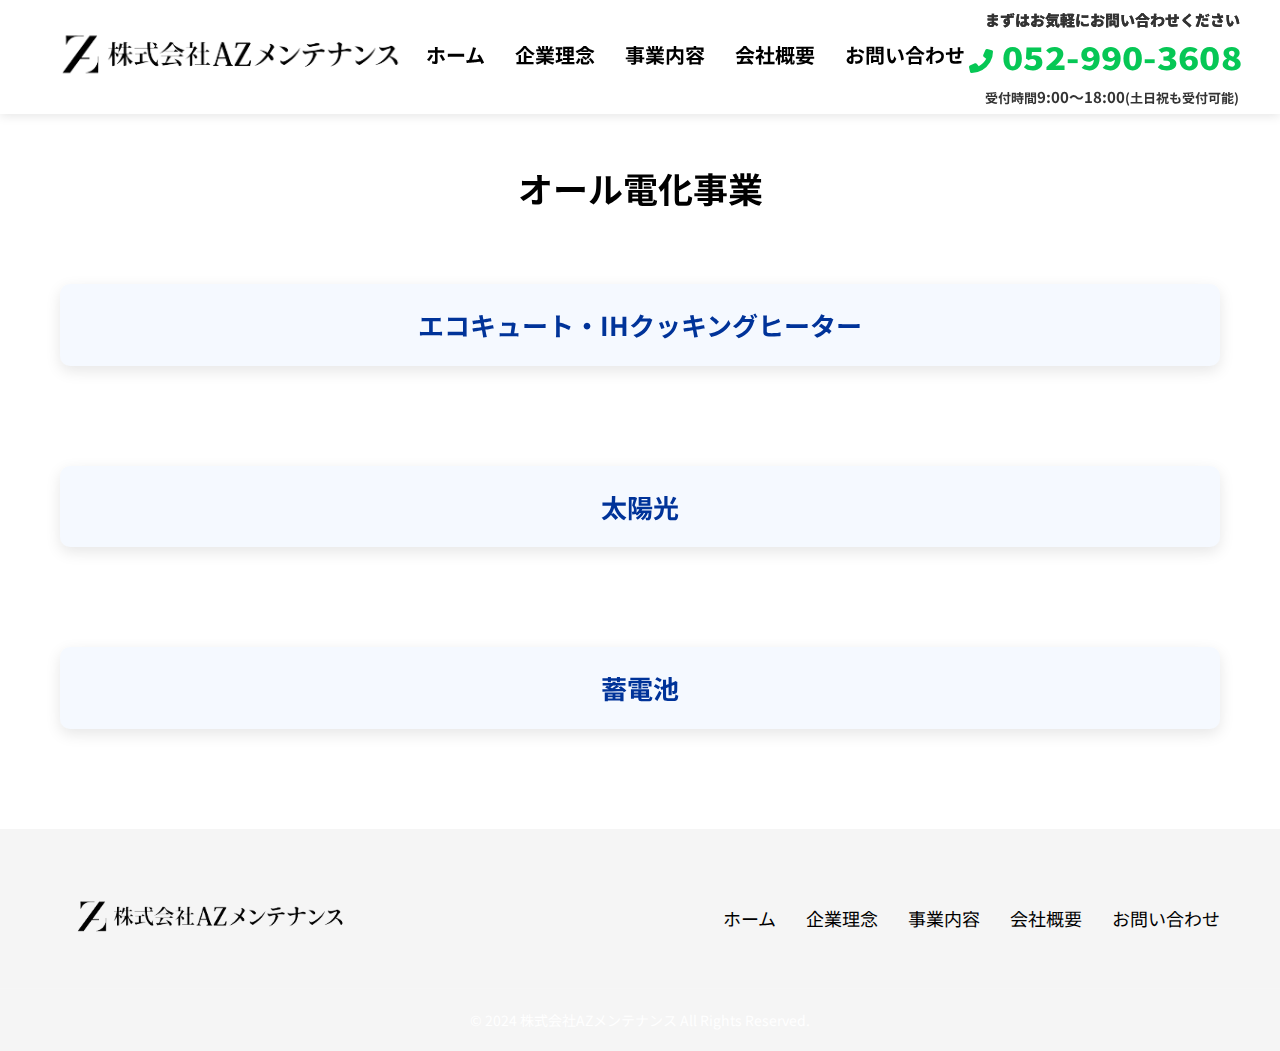
<file: all.html>
<!DOCTYPE html>
<html lang="ja">
    <head>
        <meta charset="UTF-8">
        <meta name="viewport" content="width=device-width, initial-scale=1.0">
        <title>オール電化事業 | 株式会社AZメンテナンス</title>
        <link rel="stylesheet" href="css/all.css">
        <link rel="stylesheet" href="https://cdnjs.cloudflare.com/ajax/libs/font-awesome/6.0.0/css/all.min.css">
        <link href="https://fonts.googleapis.com/css2?family=Noto+Sans+JP:wght@400;500;700&display=swap" rel="stylesheet">
        <link href="https://unpkg.com/aos@2.3.1/dist/aos.css" rel="stylesheet"> <!-- AOSを追加 -->
        <script src="https://unpkg.com/aos@2.3.1/dist/aos.js"></script> <!-- AOSを追加 -->
    </head>
<body>
    <!-- ヘッダー -->
    <header class="header">
        <nav class="nav">
            <div class="logo">
                <a href="az.html">
                    <img src="image/header-logo.png" alt="AZメンテナンス">
                </a>
            </div>
            <ul class="nav-links">
                <li><a href="az.html" id="home-link">ホーム</a></li>
                <li><a href="az.html#about">企業理念</a></li>
                <li><a href="az.html#services">事業内容</a></li>
                <li><a href="az.html#company">会社概要</a></li>
                <li><a href="az.html#contact">お問い合わせ</a></li>
            </ul>
            <div class="header-contact">
                <p class="contact-message"><span class="message-text">まずはお気軽にお問い合わせください</span></p>
                <a href="tel:052-990-3608" class="contact-phone"><span class="phone-number">052-990-3608</span></a>
                <p class="contact-hours"><span class="hours-label">受付時間</span><span class="hours-time">9:00～18:00</span><span class="hours-note">(土日祝も受付可能)</span></p>
            </div>
        </nav>
    </header>

    <!-- メインコンテンツ -->
    <main class="all-main">
        <h2 class="page-title" data-aos="fade-up">オール電化事業</h2>
        
        <div class="all-section">
            <!-- エコキュート・IH -->
            <div class="all-item" data-aos="fade-up">
                <h3 class="visible-title">エコキュート・IHクッキングヒーター</h3>
                <div class="all-content">
                    <div class="all-image">
                        <img src="image/eco.png" alt="エコキュート・IHクッキングヒーター">
                    </div>
                    <div class="all-text">
                        <p>省エネ設備の寿命は10〜15年と言われています。<br>
                        日常のメンテナンスも含めお客様の手が届きにくい部分までしっかりサポートさせていただいていおります。<br>
                        また、リモコンに頻繁にエラーコードが表示されるようになった。設定温度までお湯が温まらない。<br>
                        異音がする。水もれしている。急に水になってしまうお湯はりができなくなった。沸き上げが出来なくなった …<br>
                        上記のような症状が出た場合は、そろそろ交換の時期になっている可能性があります。<br>
                        お気軽にまずはご相談ください。</p>
                    </div>
                </div>
            </div>
    
            <!-- 太陽光 -->
            <div class="all-item" data-aos="fade-up">
                <h3 class="visible-title">太陽光</h3>
                <div class="all-content">
                    <div class="all-image">
                        <img src="image/solar.png" alt="太陽光">
                    </div>
                    <div class="all-text">
                        <p>太陽光パネルは、自然の力を活用してクリーンなエネルギーを生成し、電気代の削減にも貢献します。私たちの最先端技術は、信頼性が高く、メンテナンスも簡単で、長期間にわたる安定した性能を保証します。太陽光エネルギーにより、環境への影響を最小限に抑えつつ、持続可能な生活を実現します。</p>
                    </div>
                </div>
            </div>
    
            <!-- 蓄電池 -->
            <div class="all-item" data-aos="fade-up">
                <h3 class="visible-title">蓄電池</h3>
                <div class="all-content">
                    <div class="all-image">
                        <img src="image/battery.png" alt="蓄電池">
                    </div>
                    <div class="all-text">
                        <p>高性能蓄電池は、太陽光発電や他の再生可能エネルギー源からの電力を効率的に蓄え、必要な時にいつでも利用できるようにします。これにより、電力供給の不安定さや高コストの問題を解消し、エネルギーの自給自足を促進します。また、災害時の非常電源としても役立ち、安全かつ安心な生活をサポートします。</p>
                    </div>
                </div>
            </div>
        </div>
    </main>

    <script src="https://unpkg.com/aos@2.3.1/dist/aos.js"></script>
    <script>
        AOS.init({
            duration: 800,
            easing: 'ease-in-out',
            once: true,
            mirror: false
        });
    </script>

    <!-- フッター -->
    <footer class="footer">
        <div class="footer-content">
            <div class="footer-logo">
                <img src="image/header-logo.png" alt="AZメンテナンス">
            </div>
            <div class="footer-links">
                <ul>
                    <li><a href="az.html" id="home-link">ホーム</a></li>
                    <li><a href="az.html#about">企業理念</a></li>
                    <li><a href="az.html#services">事業内容</a></li>
                    <li><a href="az.html#company">会社概要</a></li>
                    <li><a href="az.html#contact">お問い合わせ</a></li>
                </ul>
            </div>
        </div>
        <div class="footer-bottom">
            <p>&copy; 2024 株式会社AZメンテナンス All Rights Reserved.</p>
        </div>
    </footer>
    <script src="all.js"></script>
</body>
</html>
</file>
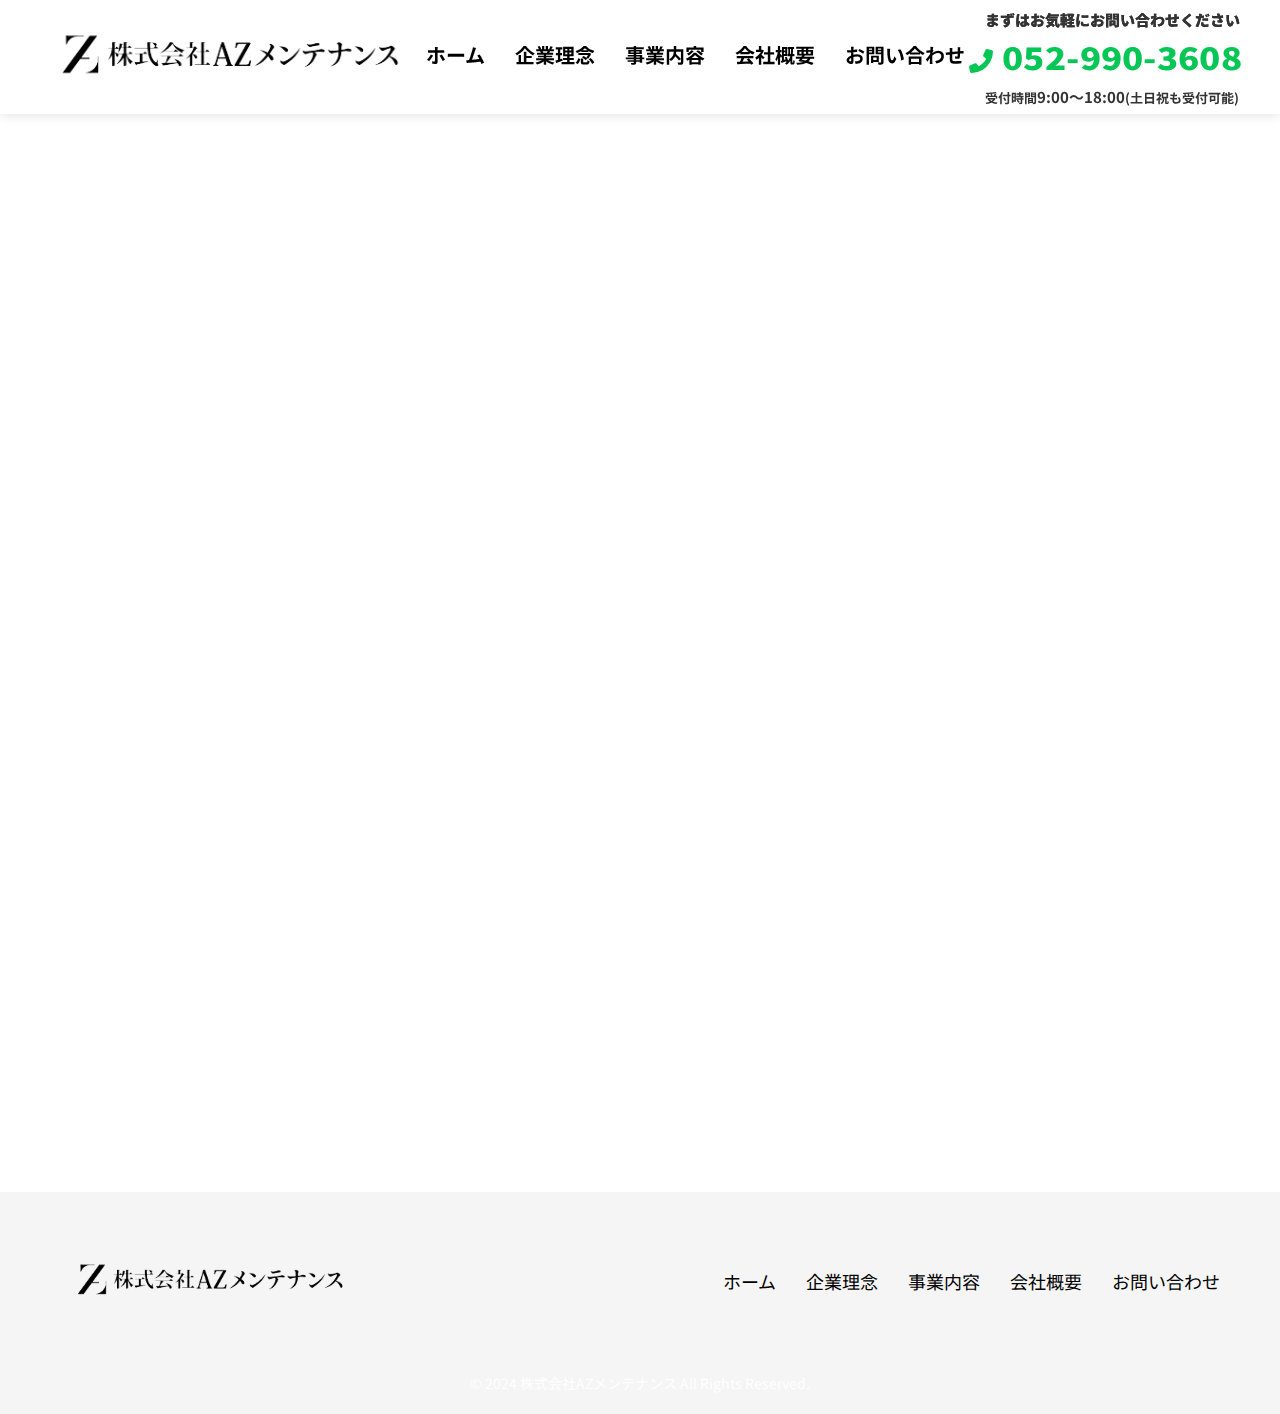
<file: house.html>
<!DOCTYPE html>
<html lang="ja">
<head>
    <meta charset="UTF-8">
    <meta name="viewport" content="width=device-width, initial-scale=1.0">
    <title>ハウスクリーニング事業 | 株式会社AZメンテナンス</title>
    <link rel="stylesheet" href="css/house.css">
    <link rel="stylesheet" href="https://cdnjs.cloudflare.com/ajax/libs/font-awesome/6.0.0/css/all.min.css">
    <link href="https://fonts.googleapis.com/css2?family=Noto+Sans+JP:wght@400;500;700&display=swap" rel="stylesheet">
</head>
<body>
    <header class="header">
        <nav class="nav">
            <div class="logo">
                <a href="az.html">
                    <img src="image/header-logo.png" alt="AZメンテナンス">
                </a>
            </div>
            <ul class="nav-links">
                <li><a href="az.html" id="home-link">ホーム</a></li>
                <li><a href="az.html#about">企業理念</a></li>
                <li><a href="az.html#services">事業内容</a></li>
                <li><a href="az.html#company">会社概要</a></li>
                <li><a href="az.html#contact">お問い合わせ</a></li>
            </ul>
            <div class="header-contact">
                <p class="contact-message"><span class="message-text">まずはお気軽にお問い合わせください</span></p>
                <a href="tel:052-990-3608" class="contact-phone"><span class="phone-number">052-990-3608</span></a>
                <p class="contact-hours"><span class="hours-label">受付時間</span><span class="hours-time">9:00～18:00</span><span class="hours-note">(土日祝も受付可能)</span></p>
            </div>
        </nav>
    </header>

    <main class="house-main">
        <h1 class="page-title">ハウスクリーニング事業</h1>
        
        <section class="house-section">
            <div class="house-item">
                <h3 class="visible-title">エアコン清掃</h3>
                <div class="house-content">
                    <div class="house-image">
                        <img src="image/aircon.jpg" alt="エアコンを掃除する清掃員">
                    </div>
                    <div class="house-text">
                        <p>家やオフィスの空気質を向上させ、快適な環境を提供します。時間とともに蓄積されるホコリやカビは、エアコンの性能を低下させ、健康上のリスクをもたらす可能性があります。私たちの専門的な清掃技術により、エアコンを内部から徹底的にクリーニングし、空気の流れを改善します。これにより、エアコンの効率が向上し、電気代の節約にもつながります。</p>
                    </div>
                </div>
            </div>

            <div class="house-item">
                <h3 class="visible-title">レンジフード清掃</h3>
                <div class="house-content">
                    <div class="house-image">
                        <img src="image/range.png" alt="汚れたレンジフード">
                    </div>
                    <div class="house-text">
                        <p>レンジフードは、調理中に発生する油や煙を吸い取り、キッチンの空気を清浄に保つ重要な役割を果たしています。しかし、長期間の使用により、油汚れや汚れが蓄積されると、効率が低下し、火災のリスクも高まります。私たちのプロフェッショナルな清掃チームは、レンジフードを徹底的に洗浄し、その性能を回復させます。</p>
                    </div>
                </div>
            </div>

            <div class="house-item">
                <h3 class="visible-title">排水管洗浄</h3>
                <div class="house-content">
                    <div class="house-image">
                        <img src="image/drain.png" alt="排水管を指差す人">
                    </div>
                    <div class="house-text">
                        <p>排水管内の油脂、汚れ、異物の蓄積は、流れの悪化や悪臭の原因となり、衛生的な問題を引き起こすことがあります。私たちの経験豊富な専門家は、最新の技術と高品質の機材を使用して、排水管を徹底的に清掃し、最適な状態に保ちます。定期的な清掃により、排水システムの効率が向上し、長期的な問題を未然に防ぐことができます。</p>
                    </div>
                </div>
            </div>

            <div class="house-item">
                <h3 class="visible-title">お風呂清掃</h3>
                <div class="house-content">
                    <div class="house-image">
                        <img src="image/bath.png" alt="綺麗な浴槽">
                    </div>
                    <div class="house-text">
                        <p>浴室は家庭で最も癒しを得られる場所の一つですが、カビや水垢、石鹸カスなどが蓄積されると、その魅力が損なわれます。私たちは専門的な清掃技術と安全な洗浄剤を使用し、浴槽、壁、床などを徹底的にクリーニングします。これにより、浴室はいつも清潔で新鮮な状態を保ち、リラックスしたバスタイムを提供します。</p>
                    </div>
                </div>
            </div>

            <div class="house-item">
                <h3 class="visible-title">洗濯槽清掃</h3>
                <div class="house-content">
                    <div class="house-image">
                        <img src="image/washing.png" alt="綺麗な洗濯機内">
                    </div>
                    <div class="house-text">
                        <p>長期間の使用により洗濯機内に蓄積された洗剤残りやカビ、汚れは、衣類の清潔さに影響を及ぼし、悪臭の原因となることもあります。私たちの専門技術による清掃は、これらの問題を解決し、洗濯機の性能を最適化します。清潔な洗濯機で、衣類をいつでも新鮮で清潔に保ち、健康的な生活をサポートします。</p>
                    </div>
                </div>
            </div>
        </section>
    </main>

    <footer class="footer">
        <div class="footer-content">
            <div class="footer-logo">
                <img src="image/header-logo.png" alt="AZメンテナンス">
            </div>
            <div class="footer-links">
                <ul>
                    <li><a href="az.html" id="home-link">ホーム</a></li>
                    <li><a href="az.html#about">企業理念</a></li>
                    <li><a href="az.html#services">事業内容</a></li>
                    <li><a href="az.html#company">会社概要</a></li>
                    <li><a href="az.html#contact">お問い合わせ</a></li>
                </ul>
            </div>
        </div>
        <div class="footer-bottom">
            <p>&copy; 2024 株式会社AZメンテナンス All Rights Reserved.</p>
        </div>
    </footer>
    <script src="house.js"></script>
</body>
</html>
</file>
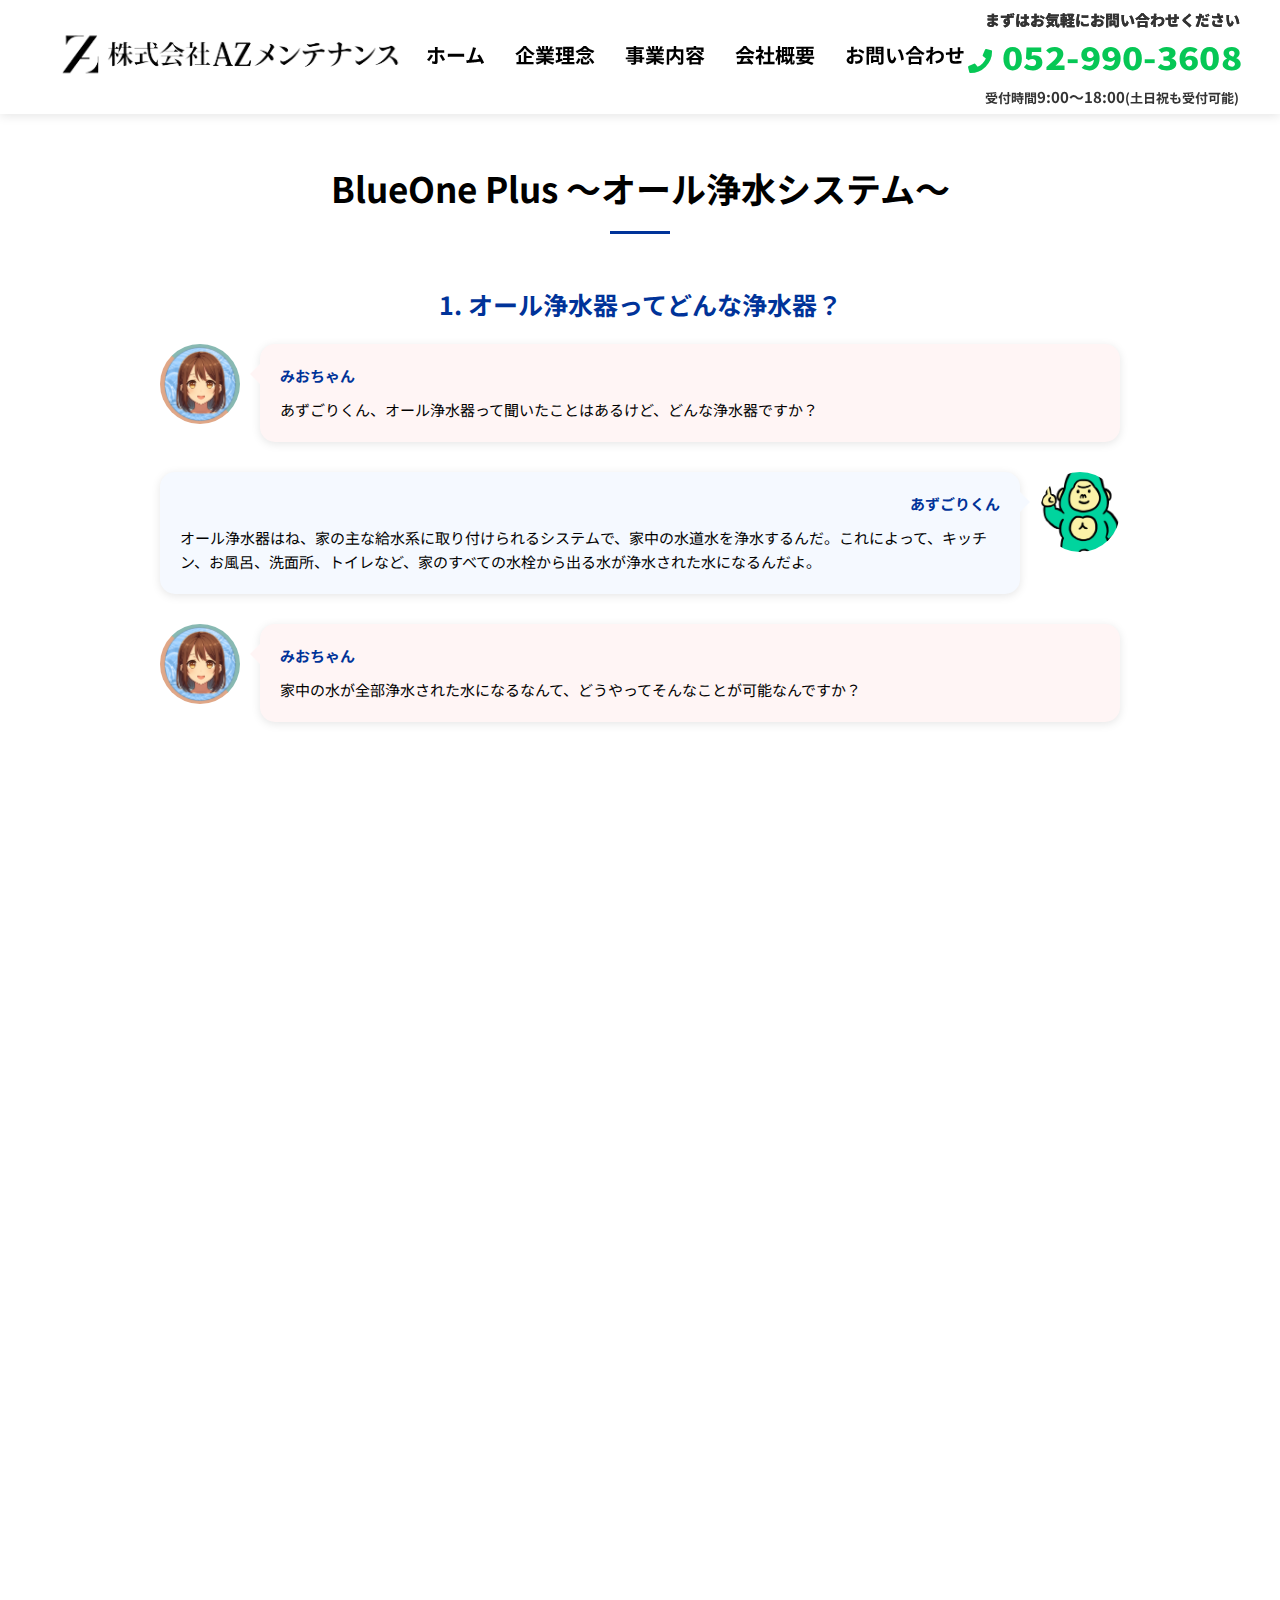
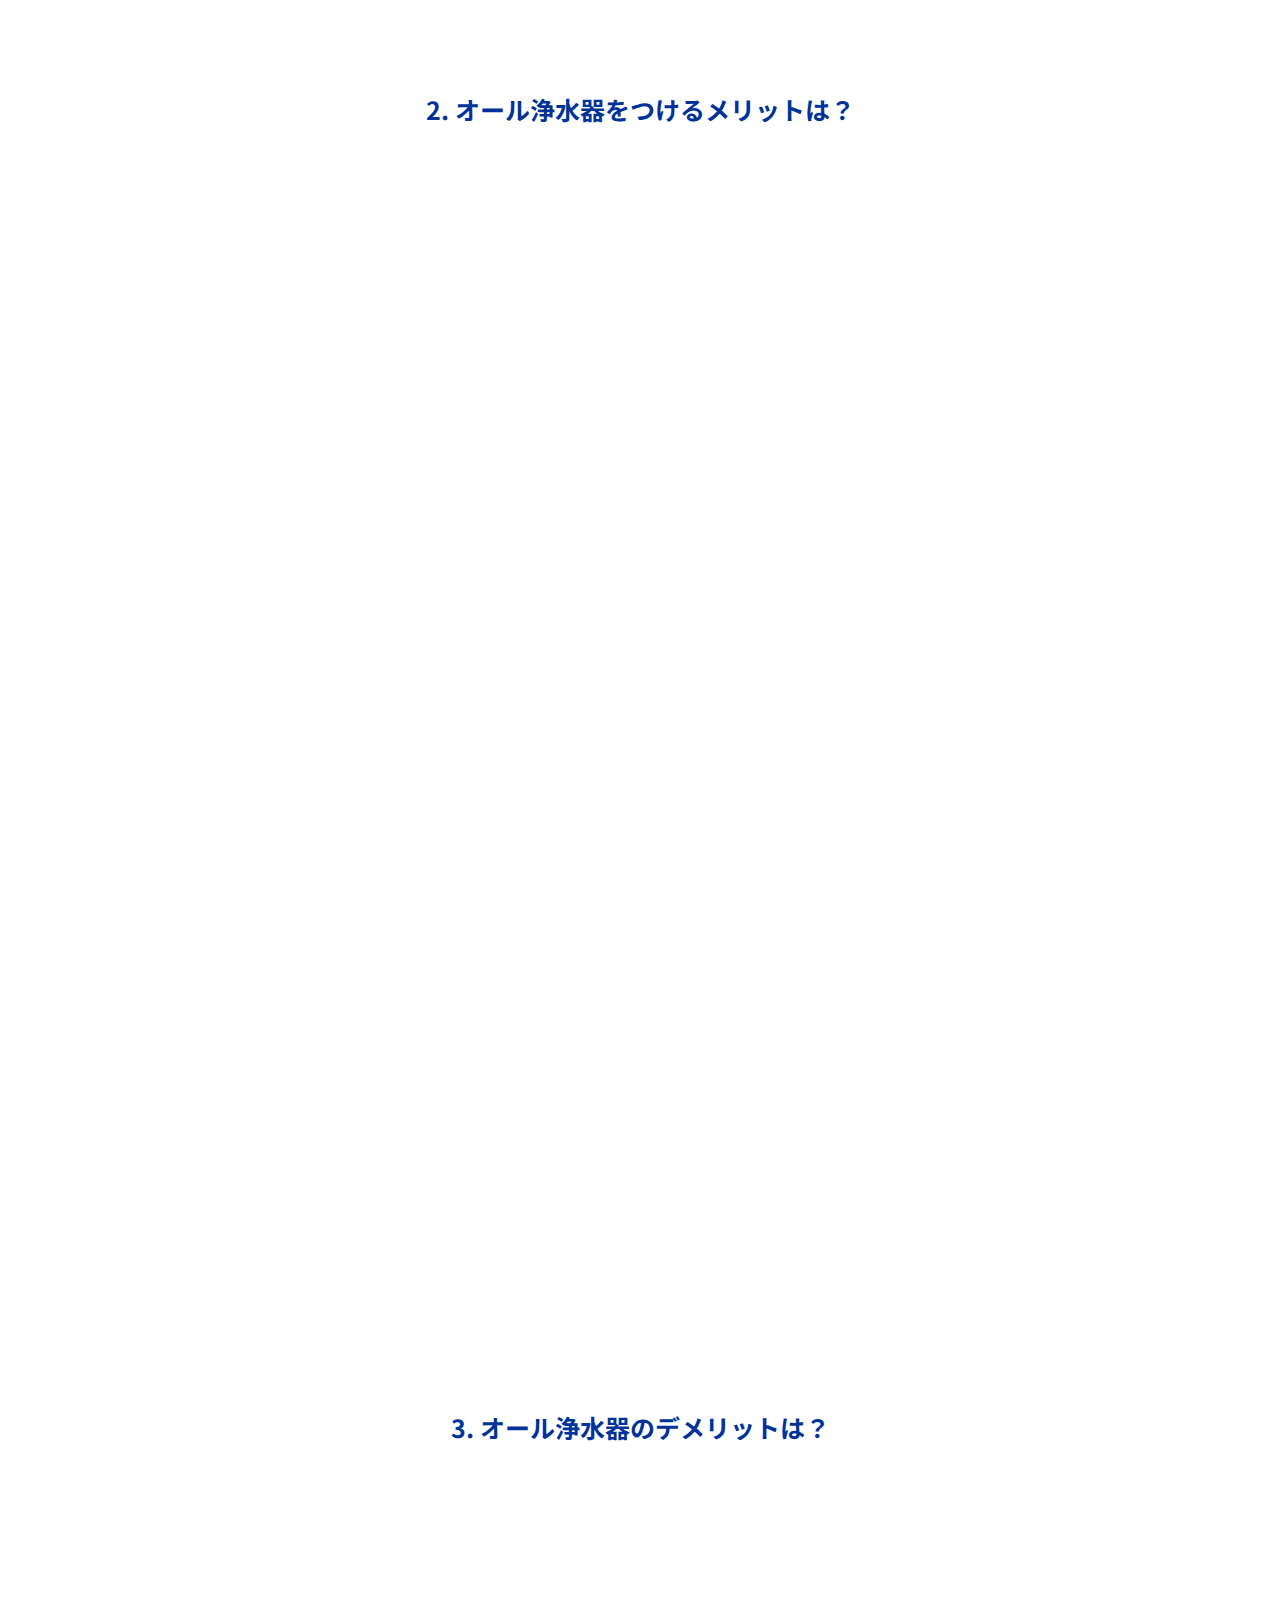
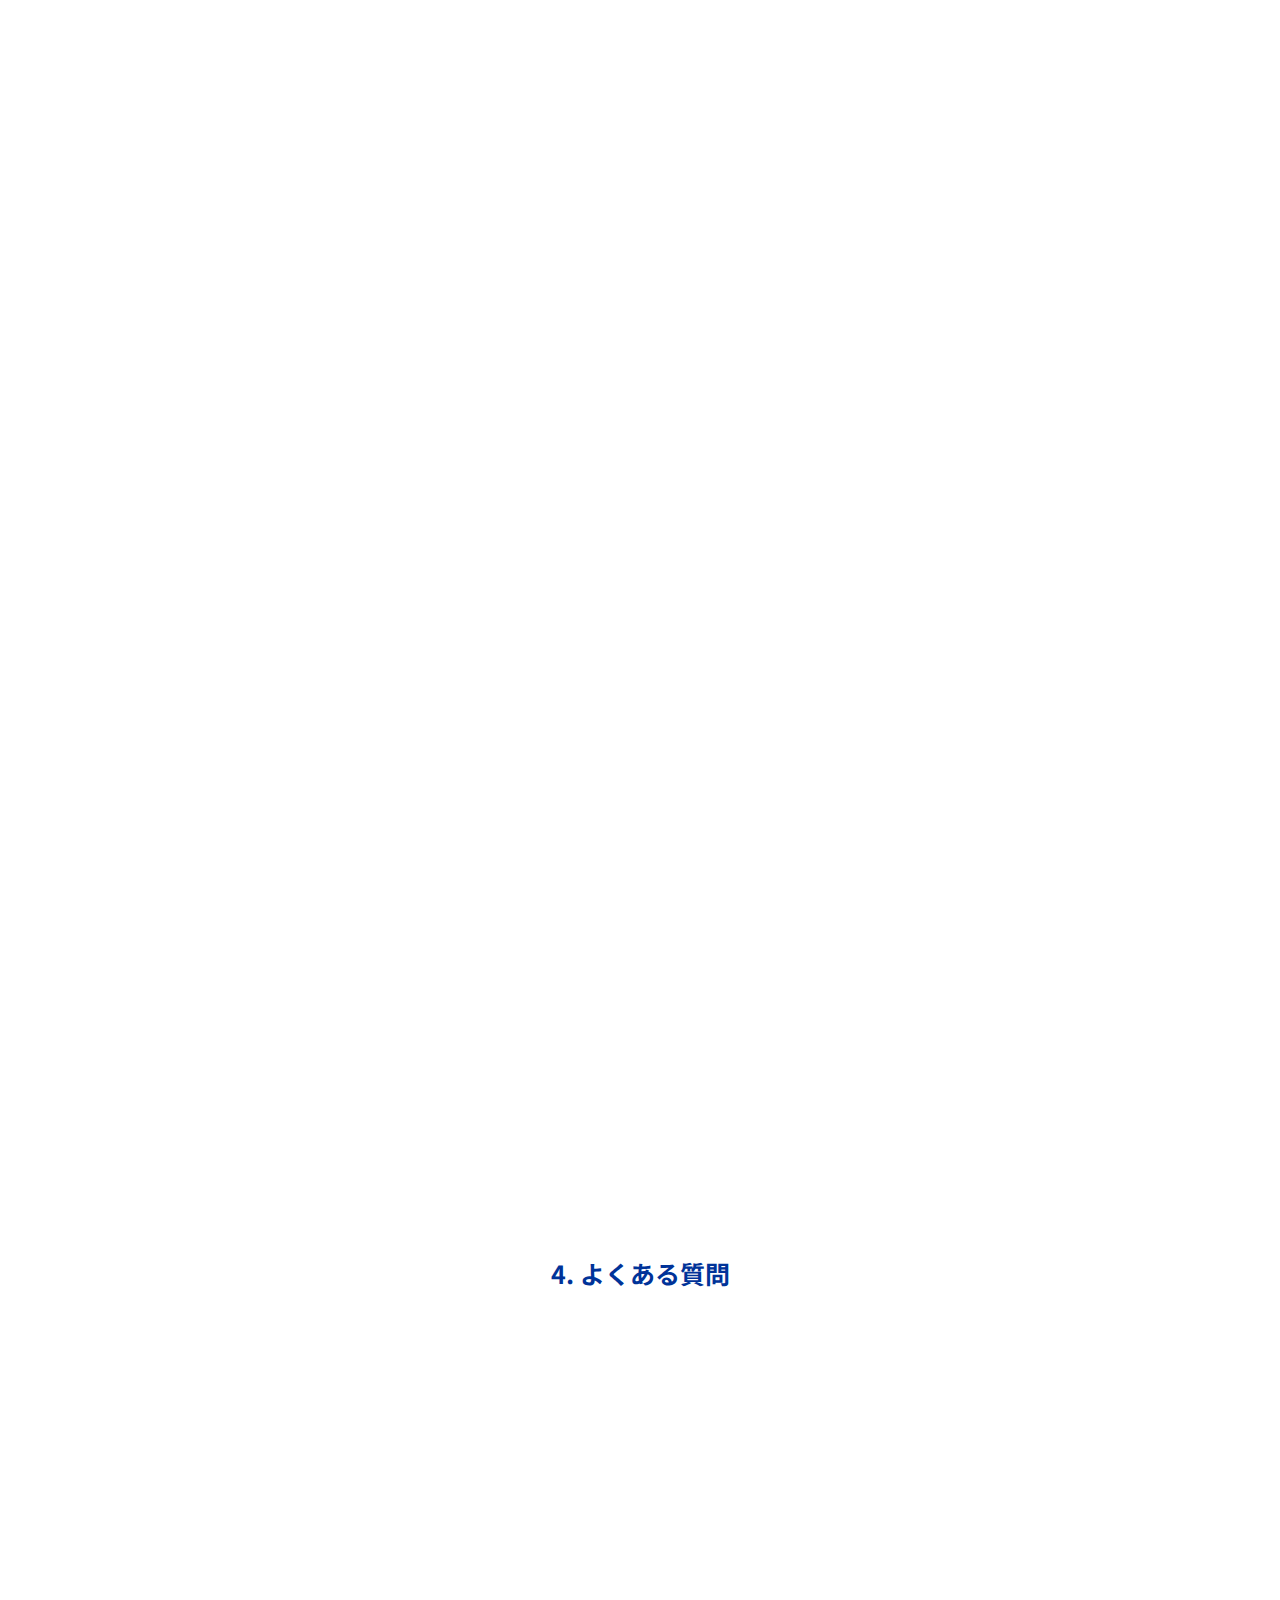
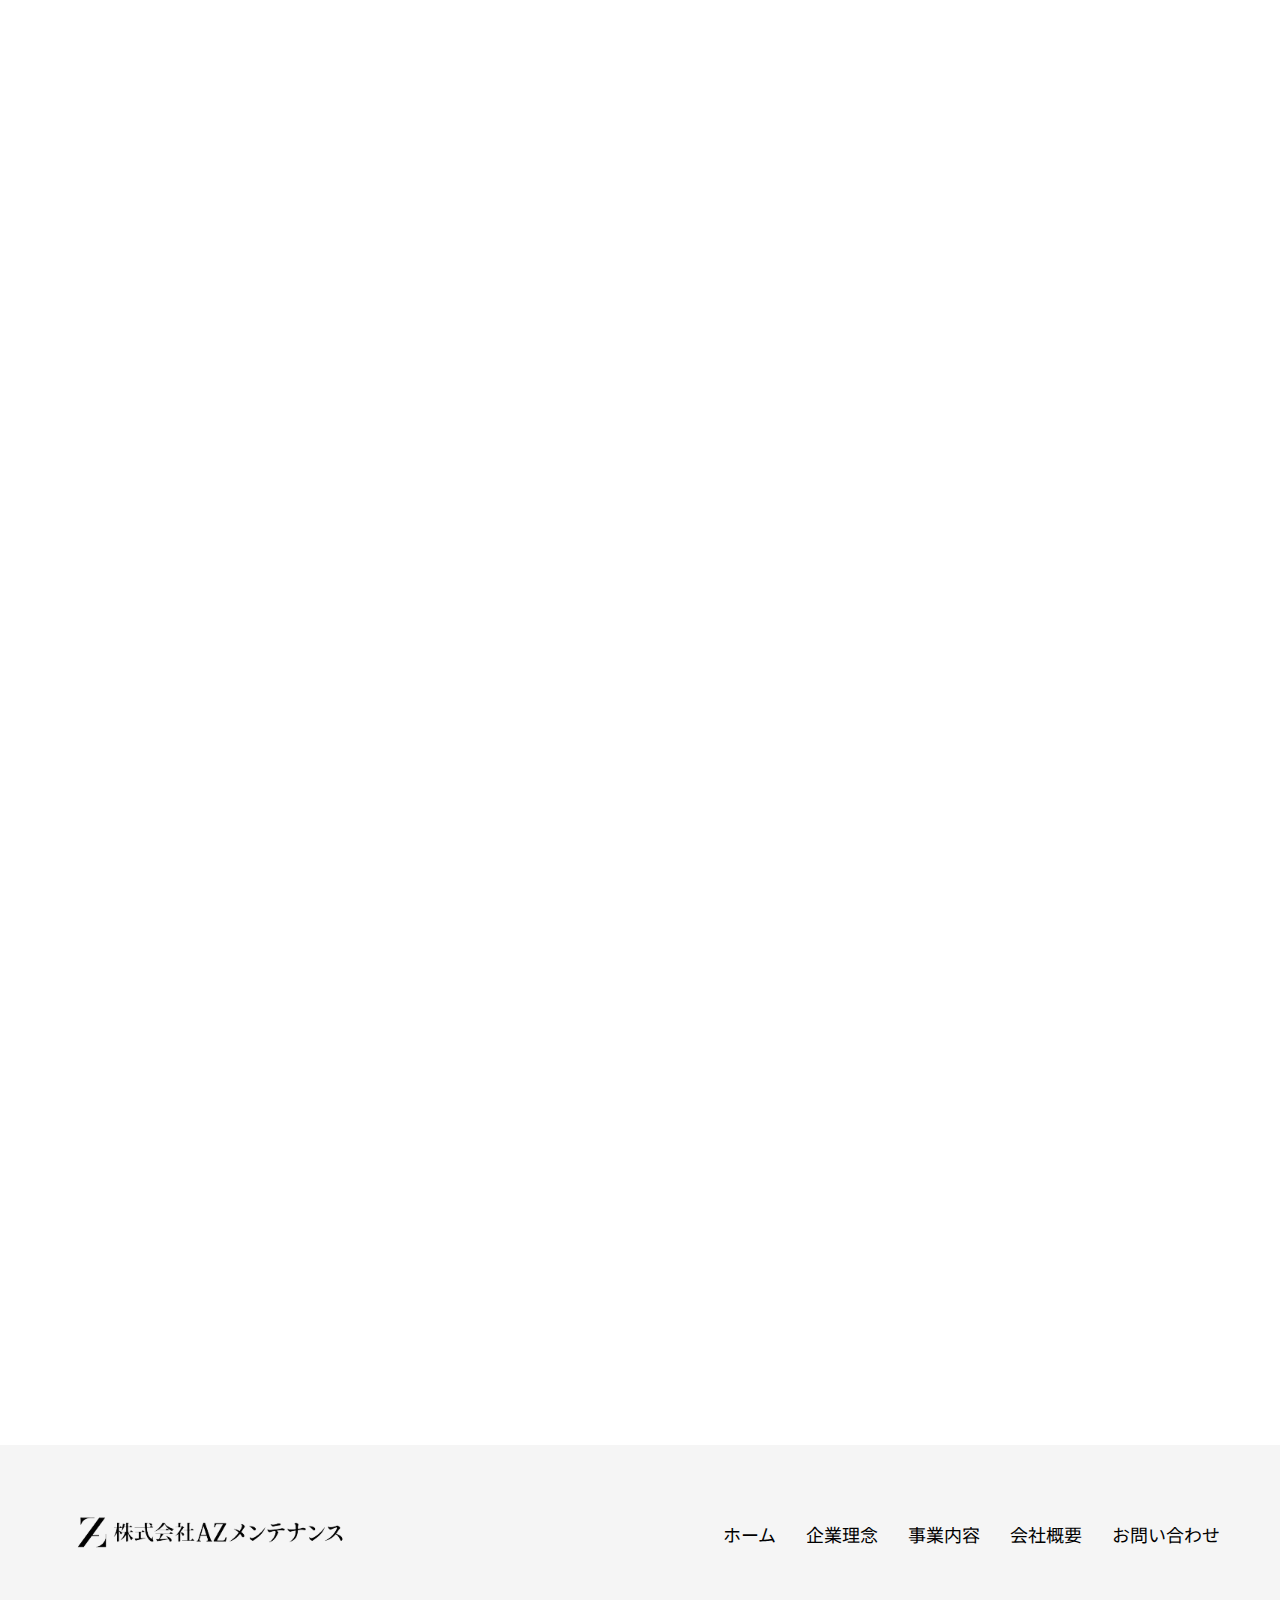
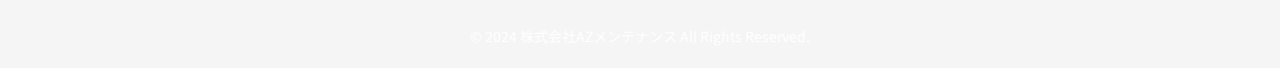
<file: water.html>
<!DOCTYPE html>
<html lang="ja">
<head>
    <meta charset="UTF-8">
    <meta name="viewport" content="width=device-width, initial-scale=1.0">
    <title>BlueOne Plus 〜オール浄水システム〜 | 株式会社AZメンテナンス</title>
    <link href="https://fonts.googleapis.com/css2?family=Noto+Sans+JP:wght@400;500;700&display=swap" rel="stylesheet">
    <link rel="stylesheet" href="https://cdnjs.cloudflare.com/ajax/libs/font-awesome/5.15.4/css/all.min.css">
    <link rel="stylesheet" href="css/water.css">
</head>
<body>
    <header class="header">
        <nav class="nav">
            <div class="logo">
                <a href="az.html">
                    <img src="image/header-logo.png" alt="AZメンテナンス">
                </a>
            </div>
            <ul class="nav-links">
                <li><a href="az.html" id="home-link">ホーム</a></li>
                <li><a href="az.html#about">企業理念</a></li>
                <li><a href="az.html#services">事業内容</a></li>
                <li><a href="az.html#company">会社概要</a></li>
                <li><a href="az.html#contact">お問い合わせ</a></li>
            </ul>
            <div class="header-contact">
                <p class="contact-message"><span class="message-text">まずはお気軽にお問い合わせください</span></p>
                <a href="tel:052-990-3608" class="contact-phone"><span class="phone-number">052-990-3608</span></a>
                <p class="contact-hours"><span class="hours-label">受付時間</span><span class="hours-time">9:00～18:00</span><span class="hours-note">(土日祝も受付可能)</span></p>
            </div>
        </nav>
    </header>

    <main class="content-main">
        <h1 class="page-title">BlueOne Plus 〜オール浄水システム〜</h1>
        
        <div class="chat-container">
            <h2 class="section-title">1. オール浄水器ってどんな浄水器？</h2>
            <div class="chat-message mio">
                <div class="chat-icon">
                    <img src="image/mio.png" alt="みおちゃん">
                </div>
                <div class="chat-text">
                    <p class="speaker">みおちゃん</p>
                    <p>あずごりくん、オール浄水器って聞いたことはあるけど、どんな浄水器ですか？</p>
                </div>
            </div>

            <div class="chat-message azugori">
                <div class="chat-icon">
                    <img src="image/azugori.png" alt="あずごりくん">
                </div>
                <div class="chat-text">
                    <p class="speaker">あずごりくん</p>
                    <p>オール浄水器はね、家の主な給水系に取り付けられるシステムで、家中の水道水を浄水するんだ。これによって、キッチン、お風呂、洗面所、トイレなど、家のすべての水栓から出る水が浄水された水になるんだよ。</p>
                </div>
            </div>

            <div class="chat-message mio">
                <div class="chat-icon">
                    <img src="image/mio.png" alt="みおちゃん">
                </div>
                <div class="chat-text">
                    <p class="speaker">みおちゃん</p>
                    <p>家中の水が全部浄水された水になるなんて、どうやってそんなことが可能なんですか？</p>
                </div>
            </div>

            <div class="chat-message azugori">
                <div class="chat-icon">
                    <img src="image/azugori.png" alt="あずごりくん">
                </div>
                <div class="chat-text">
                    <p class="speaker">あずごりくん</p>
                    <p>いい質問だね！オール浄水器は、水道のメインラインに直接接続される。水が家に入る前に、このシステムを通ることで、不純物や塩素、さらには細菌やウイルスまで取り除くことができるんだ。多段階のフィルターを使うことで、さまざまな種類の不純物を効果的に除去できるんだよ。このフィルターを１年間使ったビフォーアフターが下の画像だよ！</p>
                    <div class="chat-image">
                        <img src="image/filter-comparison.png" alt="フィルターのビフォーアフター">
                        <p class="image-caption">※左が未使用　右が1年使用したフィルター</p>
                    </div>
                </div>
            </div>

            <div class="chat-message mio">
                <div class="chat-icon">
                    <img src="image/mio.png" alt="みおちゃん">
                </div>
                <div class="chat-text">
                    <p class="speaker">みおちゃん</p>
                    <p>そういう仕組みなんですね！1年でこんなに汚れが取れるんですね！でも、普通の浄水器とどう違うんですか？</p>
                </div>
            </div>

            <div class="chat-message azugori">
                <div class="chat-icon">
                    <img src="image/azugori.png" alt="あずごりくん">
                </div>
                <div class="chat-text">
                    <p class="speaker">あずごりくん</p>
                    <p>一般的な浄水器は、たいていキッチンの蛇口に取り付けるタイプで、飲料水や料理用の水を浄化することに特化している。しかし、オール浄水器は家全体の水を浄化するから、シャワーや洗濯機など、あらゆる用途で浄水された水を使えるんだ。これにより、塩素や硬水による皮膚や髪のトラブルを減らすこともできるよ。</p>
                </div>
            </div>

            <h2 class="section-title">2. オール浄水器をつけるメリットは？</h2>

            <div class="chat-message mio">
                <div class="chat-icon">
                    <img src="image/mio.png" alt="みおちゃん">
                </div>
                <div class="chat-text">
                    <p class="speaker">みおちゃん</p>
                    <p>あずごりくん、オール浄水器をつけるとどんなメリットがあるんですか？</p>
                </div>
            </div>

            <div class="chat-message azugori">
                <div class="chat-icon">
                    <img src="image/azugori.png" alt="あずごりくん">
                </div>
                <div class="chat-text">
                    <p class="speaker">あずごりくん</p>
                    <p>オール浄水器のメリットは多岐にわたるよ。まず、水の質が大幅に向上すること。塩素や重金属、その他の不純物が取り除かれるから、飲料水としての安全性が高まるし、味も良くなるんだ。</p>
                </div>
            </div>

            <div class="chat-message mio">
                <div class="chat-icon">
                    <img src="image/mio.png" alt="みおちゃん">
                </div>
                <div class="chat-text">
                    <p class="speaker">みおちゃん</p>
                    <p>飲み水の味が良くなるのは魅力的ですね！</p>
                </div>
            </div>

            <div class="chat-message azugori">
                <div class="chat-icon">
                    <img src="image/azugori.png" alt="あずごりくん">
                </div>
                <div class="chat-text">
                    <p class="speaker">あずごりくん</p>
                    <p>それだけじゃないよ。お風呂やシャワーで使う水が浄水された水になることで、皮膚への刺激が減り、敏感肌やアトピー性皮膚炎の人にも優しいんだ。また、髪にも良い影響を与えるから、ヘアケアにも最適だよ。</p>
                </div>
            </div>

            <div class="chat-message mio">
                <div class="chat-icon">
                    <img src="image/mio.png" alt="みおちゃん">
                </div>
                <div class="chat-text">
                    <p class="speaker">みおちゃん</p>
                    <p>それは健康にもいいですね。他にもメリットはありますか？</p>
                </div>
            </div>

            <div class="chat-message azugori">
                <div class="chat-icon">
                    <img src="image/azugori.png" alt="あずごりくん">
                </div>
                <div class="chat-text">
                    <p class="speaker">あずごりくん</p>
                    <p>あるよ。例えば、浄水された水を使うことで、家庭内の水回りの設備や器具の寿命を延ばすことができるんだ。水垢や錆の発生が減るから、蛇口やシャワーヘッド、洗濯機、エコキュートなどが長持ちするんだよ。</p>
                </div>
            </div>

            <div class="chat-message mio">
                <div class="chat-icon">
                    <img src="image/mio.png" alt="みおちゃん">
                </div>
                <div class="chat-text">
                    <p class="speaker">みおちゃん</p>
                    <p>それは経済的にも助かりますね！！</p>
                </div>
            </div>

            <div class="chat-message azugori">
                <div class="chat-icon">
                    <img src="image/azugori.png" alt="あずごりくん">
                </div>
                <div class="chat-text">
                    <p class="speaker">あずごりくん</p>
                    <p>そうだね。さらに、全体的なライフスタイルの質の向上にも繋がるんだ。例えば、料理の味が改善されたり、洗濯物がより清潔になったりするんだよ。</p>
                </div>
            </div>

            <div class="chat-message mio">
                <div class="chat-icon">
                    <img src="image/mio.png" alt="みおちゃん">
                </div>
                <div class="chat-text">
                    <p class="speaker">みおちゃん</p>
                    <p>オール浄水器、本当にたくさんの良い効果があるんですね！</p>
                </div>
            </div>

            <h2 class="section-title">3. オール浄水器のデメリットは？</h2>

            <!-- デメリットの会話部分 -->
            <div class="chat-message mio">
                <div class="chat-icon">
                    <img src="image/mio.png" alt="みおちゃん">
                </div>
                <div class="chat-text">
                    <p class="speaker">みおちゃん</p>
                    <p>あずごりくん、オール浄水器にはどんなデメリットがあるんですか？</p>
                </div>
            </div>

            <div class="chat-message azugori">
                <div class="chat-icon">
                    <img src="image/azugori.png" alt="あずごりくん">
                </div>
                <div class="chat-text">
                    <p class="speaker">あずごりくん</p>
                    <p>いい質問だね。まず大きなデメリットとしては、初期投資のコストが高いことが挙げられるよ。通常の浄水器と比べて、オール浄水器は家全体に対応するため、設備自体の価格が高くなるんだ。</p>
                </div>
            </div>

            <div class="chat-message mio">
                <div class="chat-icon">
                    <img src="image/mio.png" alt="みおちゃん">
                </div>
                <div class="chat-text">
                    <p class="speaker">みおちゃん</p>
                    <p>初期費用が高いんですね。他には？</p>
                </div>
            </div>

            <div class="chat-message azugori">
                <div class="chat-icon">
                    <img src="image/azugori.png" alt="あずごりくん">
                </div>
                <div class="chat-text">
                    <p class="speaker">あずごりくん</p>
                    <p>もう一つは、メンテナンスの手間とコストだね。フィルターの交換やシステムの点検が定期的に必要になる。これらのメンテナンスには専門の技術が必要で、その分コストがかかるんだ。</p>
                </div>
            </div>

            <div class="chat-message mio">
                <div class="chat-icon">
                    <img src="image/mio.png" alt="みおちゃん">
                </div>
                <div class="chat-text">
                    <p class="speaker">みおちゃん</p>
                    <p>メンテナンスが大変なんですね。何か他にもありますか？</p>
                </div>
            </div>

            <div class="chat-message azugori">
                <div class="chat-icon">
                    <img src="image/azugori.png" alt="あずごりくん">
                </div>
                <div class="chat-text">
                    <p class="speaker">あずごりくん</p>
                    <p>はい、家の構造によっては、オール浄水器の設置が難しい場合があるんだ。特に古い建物や特殊な配管のある家では、設置に多くの調整や追加工事が必要になることがあるよ。</p>
                </div>
            </div>

            <div class="chat-message mio">
                <div class="chat-icon">
                    <img src="image/mio.png" alt="みおちゃん">
                </div>
                <div class="chat-text">
                    <p class="speaker">みおちゃん</p>
                    <p>そういう場合は、設置自体が難しいんですね。</p>
                </div>
            </div>

            <div class="chat-message azugori">
                <div class="chat-icon">
                    <img src="image/azugori.png" alt="あずごりくん">
                </div>
                <div class="chat-text">
                    <p class="speaker">あずごりくん</p>
                    <p>そうなんだよ。でもねAZメンテナンスでは定期点検を1年に1回無料で行ってくれるんだ。フィルターは1年〜2年に1回交換が必要なんだけど、メンテナンスのときにフィルターの状態をみてくれて交換する必要があれば教えてくれるよ。</p>
                </div>
            </div>

            <div class="chat-message mio">
                <div class="chat-icon">
                    <img src="image/mio.png" alt="みおちゃん">
                </div>
                <div class="chat-text">
                    <p class="speaker">みおちゃん</p>
                    <p>それなら私がやる手間はあまりないかもしれないね！</p>
                </div>
            </div>

            <div class="chat-message azugori">
                <div class="chat-icon">
                    <img src="image/azugori.png" alt="あずごりくん">
                </div>
                <div class="chat-text">
                    <p class="speaker">あずごりくん</p>
                    <p>そうだね。AZメンテナンスはアフターサポートも充実しているから困ったことがあったら、相談してみるといいよ。</p>
                </div>
            </div>

            <h2 class="section-title">4. よくある質問</h2>

            <div class="chat-message mio">
                <div class="chat-icon">
                    <img src="image/mio.png" alt="みおちゃん">
                </div>
                <div class="chat-text">
                    <p class="speaker">みおちゃん</p>
                    <p>あずごりくん、オール浄水器についてのよくある質問には、どのようなものがありますか？</p>
                </div>
            </div>

            <div class="chat-message azugori">
                <div class="chat-icon">
                    <img src="image/azugori.png" alt="あずごりくん">
                </div>
                <div class="chat-text">
                    <p class="speaker">あずごりくん</p>
                    <p>良い質問だね。まず、「オール浄水器はどのくらいの頻度でメンテナンスが必要か」というのがあるよ。通常、メンテナンスは1年に1回程度が推奨しているよ。1年に1回は無料点検してくれるけど、気になるようだったらAZメンテナンスでハウスクリーニングなど依頼してくれればメンテナンスも一緒に行うこともできるよ。</p>
                </div>
            </div>

            <div class="chat-message mio">
                <div class="chat-icon">
                    <img src="image/mio.png" alt="みおちゃん">
                </div>
                <div class="chat-text">
                    <p class="speaker">みおちゃん</p>
                    <p>メンテナンスの頻度が変わるんですね。他には？</p>
                </div>
            </div>

            <div class="chat-message azugori">
                <div class="chat-icon">
                    <img src="image/azugori.png" alt="あずごりくん">
                </div>
                <div class="chat-text">
                    <p class="speaker">あずごりくん</p>
                    <p>もう一つは、「どのくらいの期間でフィルターを交換すべきか」という質問だね。フィルターの寿命は使用状況によって異なるけど、一般的には1年〜2年で交換が必要になるよ。近くで工事があったり、大きな災害があると泥水と混じった水が流れてきて1年でこんなに汚れることもあるよ。</p>
                    <div class="chat-image">
                        <img src="image/filter-comparison2.jpeg" alt="汚れたフィルター">
                    </div>
                </div>
            </div>

            <div class="chat-message mio">
                <div class="chat-icon">
                    <img src="image/mio.png" alt="みおちゃん">
                </div>
                <div class="chat-text">
                    <p class="speaker">みおちゃん</p>
                    <p>こんなに汚れるんだね！フィルターの寿命も重要なポイントですね。他にはどんな質問がありますか？</p>
                </div>
            </div>

            <div class="chat-message azugori">
                <div class="chat-icon">
                    <img src="image/azugori.png" alt="あずごりくん">
                </div>
                <div class="chat-text">
                    <p class="speaker">あずごりくん</p>
                    <p>「オール浄水器の設置に家の改造が必要か」という質問もよくあるよ。多くの場合、既存の配管システムに簡単に組み込めるよ！</p>
                </div>
            </div>

            <div class="chat-message mio">
                <div class="chat-icon">
                    <img src="image/mio.png" alt="みおちゃん">
                </div>
                <div class="chat-text">
                    <p class="speaker">みおちゃん</p>
                    <p>あずごりくん、いろいろ教えてくれてありがとう！</p>
                </div>
            </div>

            <div class="chat-message azugori">
                <div class="chat-icon">
                    <img src="image/azugori.png" alt="あずごりくん">
                </div>
                <div class="chat-text">
                    <p class="speaker">あずごりくん</p>
                    <p>他にもなにか気になることがあったら、なんでも問い合わせしてみてね！</p>
                </div>
            </div>
        </div>
    </main>

    <footer class="footer">
        <div class="footer-content">
            <div class="footer-logo">
                <img src="image/header-logo.png" alt="AZメンテナンス">
            </div>
            <div class="footer-links">
                <ul>
                    <li><a href="az.html" id="home-link">ホーム</a></li>
                    <li><a href="az.html#about">企業理念</a></li>
                    <li><a href="az.html#services">事業内容</a></li>
                    <li><a href="az.html#company">会社概要</a></li>
                    <li><a href="az.html#contact">お問い合わせ</a></li>
                </ul>
            </div>
        </div>
        <div class="footer-bottom">
            <p>&copy; 2024 株式会社AZメンテナンス All Rights Reserved.</p>
        </div>
    </footer>

    <script src="water.js"></script>
</body>
</html>
</file>
<file: css/all.css>
/* 基本設定 */
:root {
    --primary-color: #003399;
    --secondary-color: #ff9900;
    --accent-color: #00cc66;
    --text-color: #000;
    --light-gray: #f5f5f5;
    --dark-gray: #666;
}

* {
    margin: 0;
    padding: 0;
    box-sizing: border-box;
}

html {
    font-size: 62.5%;
}

body {
    font-family: 'Noto Sans JP', sans-serif;
    line-height: 1.6;
    color: var(--text-color);
    margin: 0;
    padding: 0;
}

/* ヘッダー */
.header {
    position: fixed;
    top: 0;
    left: 0;
    width: 100%;
    background: #fff;
    box-shadow: 0 2px 10px rgba(0,0,0,0.1);
    z-index: 1000;
    padding: 0.2rem 0;
    transition: transform 0.3s ease;
}

.nav {
    display: flex;
    justify-content: space-between;
    align-items: center;
    max-width: 1400px;
    margin: 0 auto;
    padding: 0 4rem;
}

.header-contact {
    text-align: right;
    display: flex;
    flex-direction: column;
    align-items: flex-end;
}

.contact-message {
    font-size: 1.5rem;
    color: #333;
    margin-top: 0.5rem; /* 元の値に戻す */
    margin-bottom: 0.2rem; /* 間隔を詰める */
    font-weight: 900; /* 最大の太さ（900）を設定 */
    text-shadow: 0 0 0.05px #333; /* テキストに影を追加して視覚的に太く見せる（より小さく） */
}

.message-text {
    position: relative;
    top: 1px; /* テキストのみを下に1px移動 */
    display: inline-block;
}

.contact-phone {
    font-size: 3.3rem;
    font-weight: bold;
    color: #06C755;
    text-decoration: none;
    display: flex;
    align-items: center;
    gap: 1rem;
    transition: color 0.3s ease;
    font-weight: 900;
    position: relative;
    left: -1rem; /* 電話番号の位置を左に移動 */
}

.phone-number {
    display: inline-block;
    transform: scale(1.06, 0.92); /* 横に1.05倍、縦に1倍 */
    position: relative;
    right: -5px; /* 右に5px移動 */
    top: -2px; /* 上に2px移動 */
}

.contact-phone::before {
    content: '\f095';
    font-family: 'Font Awesome 5 Free';
    font-weight: 900;
    font-size: 2.4rem;
    display: inline-block;
    transform: rotate(270deg);
    position: relative;
    left: -1px; /* 左に5px移動 */
    top: 2px; /* 下に2px移動 */
}

.contact-phone:hover {
    color: #003399;
}

.contact-hours {
    color: #333;
    margin-top: 0.2rem;
    font-weight: bold;
    position: relative;
    left: -1px;
    top: -3px; /* 上への移動をなくして相対的に下に移動 */
}

.hours-label {
    font-size: 1.3rem; /* 「受付時間」の部分 */
}

.hours-time {
    font-size: 1.5rem; /* 「9:00~18:00」の部分だけ少し大きく */
}

.hours-note {
    font-size: 1.3rem; /* 「(土日祝も受付可能)」の部分 */
}

.logo img {
    height: 9.5rem;
    transition: transform 0.3s ease;
}

.logo img:hover {
    transform: scale(1.05);
}

.nav-links {
    display: flex;
    list-style: none;
    gap: 3rem;
    margin-left: -10px; /* 左に移動。値は適宜調整してください */
    position: relative;
    top: -2px; /* 上に1px移動 */
}

.nav-links a {
    text-decoration: none;
    color: var(--text-color);
    font-size: 2rem;
    font-weight: bold;
    position: relative;
}

.nav-links a::after {
    content: '';
    position: absolute;
    bottom: 0;
    left: 0;
    width: 0;
    height: 2px;
    background: var(--primary-color);
    transition: width 0.3s ease;
}

.nav-links a:hover::after {
    width: 100%;
}

/* メインコンテンツのスタイル */
.all-main {
    padding-top: 80px;
    max-width: 1200px;
    margin: 0 auto;
    padding: 120px 20px 80px;
}

/* ページタイトルのアニメーション */
.page-title {
    text-align: center;
    font-size: 3.5rem;
    padding-top: 40px;
    margin-bottom: 50px;
    position: relative;
    opacity: 0;
    transform: translateY(20px);
    animation: fadeInUp 0.8s ease forwards;
    animation-delay: 0.1s; /* 最初に表示させる */
}

/* タイトルの下線アニメーション */
.page-title::after {
    content: '';
    display: block;
    width: 60px;
    height: 3px;
    background: var(--primary-color);
    margin: 15px auto;
    opacity: 0;
    transform: scaleX(0);
    animation: fadeInLine 0.8s ease forwards;
    animation-delay: 0.3s; /* タイトルの後に表示 */
}

/* アニメーションのキーフレーム */
@keyframes fadeInUp {
    from {
        opacity: 0;
        transform: translateY(20px);
    }
    to {
        opacity: 1;
        transform: translateY(0);
    }
}

@keyframes fadeInLine {
    from {
        opacity: 0;
        transform: scaleX(0);
    }
    to {
        opacity: 1;
        transform: scaleX(1);
    }
}

.all-section {
    display: flex;
    flex-direction: column;
    gap: 80px;
}

.all-item {
    background-color: #f5f9ff;
    border-radius: 10px;
    box-shadow: 0 5px 15px rgba(0,0,0,0.1);
    padding: 0; /* パディングを0に変更 */
    transition: all 0.5s ease-in-out;
    overflow: hidden;
    margin-bottom: 20px; /* 項目間の間隔を追加 */
    opacity: 0;
    transform: translateY(20px);
    animation: fadeInUp 0.8s ease forwards;
}

.all-item:nth-child(2) {
    animation-delay: 0.2s;
}

.all-item:nth-child(3) {
    animation-delay: 0.4s;
}

.all-item:nth-child(4) {
    animation-delay: 0.6s;
}

.all-item:nth-child(5) {
    animation-delay: 0.8s;
}

.all-item h2 {
    color: var(--primary-color);
    font-size: 2.6rem;
    margin: 0;
    text-align: center;
    position: relative;
    padding: 20px;
    cursor: pointer; /* カーソルをポインターに変更 */
}

.all-content {
    display: flex;
    gap: 40px;
    align-items: center;
    opacity: 0;
    max-height: 0;
    overflow: hidden;
    transition: all 0.5s cubic-bezier(0.4, 0, 0.2, 1); /* トランジションを調整 */
    padding: 0;
    background-color: #f5f9ff;
}

.all-image {
    flex: 1;
    max-width: 500px;
    opacity: 0;
    transform: translateY(-20px); /* 初期位置を調整 */
    transition: opacity 0.7s ease, transform 0.7s ease; /* トランジションを追加 */
}

.all-text {
    flex: 1;
    opacity: 0;
    transform: translateY(20px); /* 初期位置を調整 */
    transition: opacity 0.7s ease, transform 0.7s ease; /* トランジションを追加 */
}

.all-image img {
    width: 100%;
    height: auto;
    border-radius: 10px;
}

img[alt="蓄電池"],
img[alt="エコキュート・IHクッキングヒーター"] {
    max-width: 300px; /* または希望のサイズ */
    width: 100%;
    height: auto;
    padding-left: 80px;
}

/* アクティブ状態のスタイル */
.all-item.active .all-content {
    opacity: 1;
    max-height: 1000px;
    padding: 30px;
}

.all-item.active .all-image {
    animation: slideDownImage 1.2s cubic-bezier(0.4, 0, 0.2, 1) forwards;
}

.all-item.active .all-text {
    animation: slideUpText 1.2s cubic-bezier(0.4, 0, 0.2, 1) forwards;
}

/* アニメーション */
@keyframes slideDownImage {
    from {
        opacity: 0;
        transform: translateY(-30px);
    }
    to {
        opacity: 1;
        transform: translateY(0);
    }
}

@keyframes slideUpText {
    from {
        opacity: 0;
        transform: translateY(30px);
    }
    to {
        opacity: 1;
        transform: translateY(0);
    }
}

.all-text h3 {
    color: var(--primary-color);
    font-size: 1.8rem;
    margin-bottom: 20px;
}

.all-text p {
    font-size: 1.6rem;
    margin-bottom: 20px;
}

.visible-title {
    color: var(--primary-color);
    font-size: 2.6rem;
    margin: 0;
    text-align: center;
    position: relative;
    padding: 20px;
    cursor: pointer;
    display: block; /* タイトルを常に表示 */
}

/* フッター */
.footer {
    background-color: #f5f5f5;
    color: white;
    padding: 5rem 0 2rem;
}

.footer-content {
    max-width: 1200px;
    margin: 0 auto;
    padding: 0 20px;
    display: flex;
    justify-content: space-between;
    align-items: center;
}

.footer-bottom {
    text-align: center;
    margin-top: 30px;
    padding-top: 20px;
    border-top: 1px solid #ddd;
}

.footer-logo img {
    height: 7.5rem;
}

.footer-links ul {
    display: flex;
    gap: 3rem;
    list-style: none;
}

.footer-links a {
    color: black;
    text-decoration: none;
    font-size: 1.8rem;
    transition: color 0.3s ease;
}

.footer-links a:hover {
    color: #003399;
}

.footer-bottom {
    text-align: center;
    margin-top: 3rem;
    padding-top: 2rem;
    border-top: 1px solid rgba(255, 255, 255, 0.1);
    font-size: 1.4rem;
}

/* レスポンシブ対応 */
@media (max-width: 768px) {
    .header {
        padding: 10px 0;
    }

    .nav-links {
        display: none;
    }

    .logo img {
        height: 40px;
    }
    
    .header-contact {
        align-items: center;
    }
    
    .contact-message {
        font-size: 1.4rem;
        text-align: center;
    }
    
    .contact-phone {
        font-size: 2.4rem;
        left: 0;
    }
    
    .contact-hours {
        font-size: 1.2rem;
        text-align: center;
    }

    .all-content {
        flex-direction: column;
    }

    .all-image {
        max-width: 100%;
    }

    .all-item {
        padding: 20px;
    }

    .footer-content {
        flex-direction: column;
        gap: 30px;
    }
}
</file>
<file: css/house.css>
/* 基本設定 */
:root {
    --primary-color: #003399;
    --secondary-color: #ff9900;
    --accent-color: #00cc66;
    --text-color: #000;
    --light-gray: #f5f5f5;
    --dark-gray: #666;
}

* {
    margin: 0;
    padding: 0;
    box-sizing: border-box;
}

html {
    font-size: 62.5%;
}

body {
    font-family: 'Noto Sans JP', sans-serif;
    line-height: 1.6;
    color: var(--text-color);
    margin: 0;
    padding: 0;
}

/* ヘッダー */
.header {
    position: fixed;
    top: 0;
    left: 0;
    width: 100%;
    background: #fff;
    box-shadow: 0 2px 10px rgba(0,0,0,0.1);
    z-index: 1000;
    padding: 0.2rem 0;
    transition: transform 0.3s ease;
}

.nav {
    display: flex;
    justify-content: space-between;
    align-items: center;
    max-width: 1400px;
    margin: 0 auto;
    padding: 0 4rem;
}

.header-contact {
    text-align: right;
    display: flex;
    flex-direction: column;
    align-items: flex-end;
}

.contact-message {
    font-size: 1.5rem;
    color: #333;
    margin-top: 0.5rem; /* 上部に余白を追加して下に移動 */
    margin-bottom: 0.2rem; /* 間隔を詰める */
    font-weight: 900; /* 最大の太さ（900）を設定 */
    text-shadow: 0 0 0.05px #333; /* テキストに影を追加して視覚的に太く見せる（より小さく） */
}

.message-text {
    position: relative;
    top: 1px; /* テキストのみを下に1px移動 */
    display: inline-block;
}

.contact-phone {
    font-size: 3.3rem;
    font-weight: bold;
    color: #06C755;
    text-decoration: none;
    display: flex;
    align-items: center;
    gap: 1rem;
    transition: color 0.3s ease;
    font-weight: 900;
    position: relative;
    left: -1rem; /* 電話番号の位置を左に移動 */
}

.phone-number {
    display: inline-block;
    transform: scale(1.06, 0.92); /* 横に1.06倍、縦に0.92倍 */
    position: relative;
    right: -5px; /* 右に5px移動 */
    top: -2px; /* 上に2px移動 */
}

.contact-phone::before {
    content: '\f095';
    font-family: 'Font Awesome 5 Free';
    font-weight: 900;
    font-size: 2.4rem;
    display: inline-block;
    transform: rotate(270deg);
    position: relative;
    left: -1px; /* 左に1px移動 */
    top: 2px; /* 下に2px移動 */
}

.contact-hours {
    color: #333;
    margin-top: 0.2rem;
    font-weight: bold;
    position: relative;
    left: -1px;
    top: -3px; /* 上に3px移動 */
}

.hours-label {
    font-size: 1.3rem; /* 「受付時間」の部分 */
}

.hours-time {
    font-size: 1.5rem; /* 「9:00~18:00」の部分だけ少し大きく */
}

.hours-note {
    font-size: 1.3rem; /* 「(土日祝も受付可能)」の部分 */
}

.contact-phone:hover {
    color: #003399;
}

.logo img {
    height: 9.5rem;
    transition: transform 0.3s ease;
}

.logo img:hover {
    transform: scale(1.05);
}

.nav-links {
    display: flex;
    list-style: none;
    gap: 3rem;
    margin-left: -10px; /* 左に移動。値は適宜調整してください */
    position: relative;
    top: -2px; /* 上に2px移動 */
}

.nav-links a {
    text-decoration: none;
    color: var(--text-color);
    font-size: 2rem;
    font-weight: bold;
    position: relative;
}

.nav-links a::after {
    content: '';
    position: absolute;
    bottom: 0;
    left: 0;
    width: 0;
    height: 2px;
    background: var(--primary-color);
    transition: width 0.3s ease;
}

.nav-links a:hover::after {
    width: 100%;
}

.house-main {
    padding-top: 80px;
    max-width: 1200px;
    margin: 0 auto;
    padding: 120px 20px 80px;
}

/* ページタイトルのアニメーション */
.page-title {
    text-align: center;
    font-size: 3.5rem;
    padding-top: 40px;
    margin-bottom: 50px;
    position: relative;
    opacity: 0;
    transform: translateY(20px);
    animation: fadeInUp 0.8s ease forwards;
    animation-delay: 0.1s; /* 最初に表示させる */
}

.page-title::after {
    content: '';
    display: block;
    width: 60px;
    height: 3px;
    background: var(--primary-color);
    margin: 15px auto;
    opacity: 0;
    transform: scaleX(0);
    animation: fadeInLine 0.8s ease forwards;
    animation-delay: 0.3s; /* タイトルの後に表示 */
}

/* 下線のアニメーション */
@keyframes fadeInLine {
    from {
        opacity: 0;
        transform: scaleX(0);
    }
    to {
        opacity: 1;
        transform: scaleX(1);
    }
}

.house-section {
    display: flex;
    flex-direction: column;
    gap: 80px;
}

/* 初期表示時のアニメーション */
.house-item {
    background-color: #f5f9ff;
    border-radius: 10px;
    box-shadow: 0 5px 15px rgba(0,0,0,0.1);
    padding: 0;
    transition: all 0.5s ease-in-out;
    overflow: hidden;
    margin-bottom: 20px;
    opacity: 0;
    transform: translateY(20px);
    animation: fadeInUp 0.8s ease forwards;
}

.house-item:nth-child(2) {
    animation-delay: 0.2s;
}

.house-item:nth-child(3) {
    animation-delay: 0.4s;
}

.house-item:nth-child(4) {
    animation-delay: 0.6s;
}

.house-item:nth-child(5) {
    animation-delay: 0.8s;
}

@keyframes fadeInUp {
    from {
        opacity: 0;
        transform: translateY(20px);
    }
    to {
        opacity: 1;
        transform: translateY(0);
    }
}

.house-item h2 {
    color: var(--primary-color);
    font-size: 2.6rem;
    margin: 0;
    text-align: center;
    position: relative;
    padding: 20px;
    cursor: pointer; /* カーソルをポインターに変更 */
}

.house-content {
    display: flex;
    gap: 40px;
    align-items: center;
    opacity: 0;
    max-height: 0;
    overflow: hidden;
    transition: all 0.5s cubic-bezier(0.4, 0, 0.2, 1); /* トランジションを調整 */
    padding: 0;
    background-color: #f5f9ff;
}

.house-image {
    flex: 1;
    max-width: 500px;
    opacity: 0;
    transform: translateY(-20px); /* 初期位置を調整 */
    transition: opacity 0.7s ease, transform 0.7s ease; /* トランジションを追加 */
}

.house-text {
    flex: 1;
    opacity: 0;
    transform: translateY(20px); /* 初期位置を調整 */
    transition: opacity 0.7s ease, transform 0.7s ease; /* トランジションを追加 */
}

.house-image img {
    width: 100%;
    height: auto;
    border-radius: 10px;
}

/* アクティブ状態のスタイル */
.house-item.active .house-content {
    opacity: 1;
    max-height: 1000px;
    padding: 30px;
}

.house-item.active .house-image {
    animation: slideDownImage 1.2s cubic-bezier(0.4, 0, 0.2, 1) forwards;
}

.house-item.active .house-text {
    animation: slideUpText 1.2s cubic-bezier(0.4, 0, 0.2, 1) forwards;
}

/* アニメーション */
@keyframes slideDownImage {
    from {
        opacity: 0;
        transform: translateY(-30px);
    }
    to {
        opacity: 1;
        transform: translateY(0);
    }
}

@keyframes slideUpText {
    from {
        opacity: 0;
        transform: translateY(30px);
    }
    to {
        opacity: 1;
        transform: translateY(0);
    }
}

.house-text h3 {
    color: var(--primary-color);
    font-size: 2.6rem;
    margin-bottom: 20px;
}

.house-text p {
    font-size: 1.6rem;
    margin-bottom: 20px;
}

.visible-title {
    color: var(--primary-color);
    font-size: 2.6rem;
    margin: 0;
    text-align: center;
    position: relative;
    padding: 20px;
    cursor: pointer;
    display: block;
}

/* フッター */
.footer {
    background-color: #f5f5f5;
    color: white;
    padding: 5rem 0 2rem;
}

.footer-content {
    max-width: 1200px;
    margin: 0 auto;
    padding: 0 20px;
    display: flex;
    justify-content: space-between;
    align-items: center;
}

.footer-bottom {
    text-align: center;
    margin-top: 30px;
    padding-top: 20px;
    border-top: 1px solid #ddd;
}

.footer-logo img {
    height: 7.5rem;
}

.footer-links ul {
    display: flex;
    gap: 3rem;
    list-style: none;
}

.footer-links a {
    color: black;
    text-decoration: none;
    font-size: 1.8rem;
    transition: color 0.3s ease;
}

.footer-links a:hover {
    color: #003399;
}

.footer-bottom {
    text-align: center;
    margin-top: 3rem;
    padding-top: 2rem;
    border-top: 1px solid rgba(255, 255, 255, 0.1);
    font-size: 1.4rem;
}

/* レスポンシブ対応 */
@media (max-width: 768px) {
    .header {
        padding: 10px 0;
    }

    .nav-links {
        display: none;
    }

    .logo img {
        height: 40px;
    }

    .house-content {
        flex-direction: column;
    }

    .house-image {
        max-width: 100%;
    }

    .house-item {
        padding: 20px;
    }

    .footer-content {
        flex-direction: column;
        gap: 30px;
    }
}
</file>
<file: css/water.css>
/* 基本設定 */
:root {
    --primary-color: #003399;
    --secondary-color: #ff9900;
    --accent-color: #00cc66;
    --text-color: #000;
    --light-gray: #f5f5f5;
    --dark-gray: #666;
}

* {
    margin: 0;
    padding: 0;
    box-sizing: border-box;
}

html {
    font-size: 62.5%;
}

body {
    font-family: 'Noto Sans JP', sans-serif;
    line-height: 1.6;
    color: var(--text-color);
    margin: 0;
    padding: 0;
}

/* ヘッダー */
.header {
    position: fixed;
    top: 0;
    left: 0;
    width: 100%;
    background: #fff;
    box-shadow: 0 2px 10px rgba(0,0,0,0.1);
    z-index: 1000;
    padding: 0.2rem 0;
    transition: transform 0.3s ease;
}

.nav {
    display: flex;
    justify-content: space-between;
    align-items: center;
    max-width: 1400px;
    margin: 0 auto;
    padding: 0 4rem;
}

.header-contact {
    text-align: right;
    display: flex;
    flex-direction: column;
    align-items: flex-end;
}

.contact-message {
    font-size: 1.5rem;
    color: #333;
    margin-top: 0.5rem; /* 上部に余白を追加して下に移動 */
    margin-bottom: 0.2rem; /* 間隔を詰める */
    font-weight: 900; /* 最大の太さ（900）を設定 */
    text-shadow: 0 0 0.05px #333; /* テキストに影を追加して視覚的に太く見せる（より小さく） */
}

.message-text {
    position: relative;
    top: 1px; /* テキストのみを下に1px移動 */
    display: inline-block;
}

.contact-phone {
    font-size: 3.3rem;
    font-weight: bold;
    color: #06C755;
    text-decoration: none;
    display: flex;
    align-items: center;
    gap: 1rem;
    transition: color 0.3s ease;
    font-weight: 900;
    position: relative;
    left: -1rem; /* 電話番号の位置を左に移動 */
}

.phone-number {
    display: inline-block;
    transform: scale(1.06, 0.92); /* 横に1.06倍、縦に0.92倍 */
    position: relative;
    right: -5px; /* 右に5px移動 */
    top: -2px; /* 上に2px移動 */
}

.contact-phone::before {
    content: '\f095';
    font-family: 'Font Awesome 5 Free';
    font-weight: 900;
    font-size: 2.4rem;
    display: inline-block;
    transform: rotate(-360deg);
    position: relative;
    left: -2px; /* 左に2px移動 */
    top: 2px; /* 下に2px移動 */
}

.contact-hours {
    color: #333;
    margin-top: 0.2rem;
    font-weight: bold;
    position: relative;
    left: -1px;
    top: -3px; /* 上に3px移動 */
}

.hours-label {
    font-size: 1.3rem; /* 「受付時間」の部分 */
}

.hours-time {
    font-size: 1.5rem; /* 「9:00~18:00」の部分だけ少し大きく */
}

.hours-note {
    font-size: 1.3rem; /* 「(土日祝も受付可能)」の部分 */
}

.contact-phone:hover {
    color: #003399;
}

.logo img {
    height: 9.5rem;
    transition: transform 0.3s ease;
}

.logo img:hover {
    transform: scale(1.05);
}

.nav-links {
    display: flex;
    list-style: none;
    gap: 3rem;
    margin-left: -10px; /* 左に移動。値は適宜調整してください */
    position: relative;
    top: -2px; /* 上に2px移動 */
}

.nav-links a {
    text-decoration: none;
    color: var(--text-color);
    font-size: 2rem;
    font-weight: bold;
    position: relative;
}

.nav-links a::after {
    content: '';
    position: absolute;
    bottom: 0;
    left: 0;
    width: 0;
    height: 2px;
    background: var(--primary-color);
    transition: width 0.3s ease;
}

.nav-links a:hover::after {
    width: 100%;
}

.page-title {
    text-align: center;
    font-size: 3.5rem;
    margin-bottom: 50px;
    position: relative;
    padding-top: 120px; /* この値を増やして余白を調整 */
}

.page-title::after {
    content: '';
    display: block;
    width: 60px;
    height: 3px;
    background: var(--primary-color);
    margin: 15px auto;
}

.content-main {
    max-width: 1000px;
    margin: 0 auto;
    padding: 40px 20px;
}

.chat-container {
    margin-top: 40px;
}

.chat-message {
    display: flex;
    gap: 20px;
    margin-bottom: 30px;
    opacity: 0;
    transform: translateY(20px);
    transition: all 0.8s ease;
}

.chat-message.show {
    opacity: 1;
    transform: translateY(0);
}

.chat-icon {
    width: 80px;
    height: 80px;
    flex-shrink: 0;
}

.chat-icon img {
    width: 100%;
    height: 100%;
    border-radius: 50%;
    object-fit: cover;
}

.chat-text {
    background: #fff;
    padding: 20px;
    border-radius: 15px;
    box-shadow: 0 2px 10px rgba(0,0,0,0.1);
    position: relative;
    flex: 1;
}

.chat-text::before {
    content: '';
    position: absolute;
    top: 20px;
    width: 0;
    height: 0;
    border: 10px solid transparent;
}

.chat-text p{
    font-size: 1.5rem;
}

.chat-image {
    margin-top: 15px;
    width: 60%; /* 画像の幅を70%に制限 */
    margin-left: auto; /* 中央寄せのため */
    margin-right: auto; /* 中央寄せのため */
}

.chat-image img {
    width: 100%;
    height: auto;
    border-radius: 8px;
    max-width: 400px; /* 画像の最大幅を設定 */
    display: block; /* 中央寄せのため */
    margin: 0 auto; /* 中央寄せのため */
}

.image-caption {
    margin-top: 8px;
    font-size: 0.9em;
    color: #666;
    text-align: center;
}

.section-title {
    margin: 40px 0 20px;
    color: var(--primary-color);
    font-size: 2.5rem;
    text-align: center;
}

/* みおちゃんの吹き出しスタイル */
.mio .chat-text {
    background: #fff5f5; /* 薄いピンク */
    padding: 20px;
    border-radius: 15px;
    box-shadow: 0 2px 10px rgba(0,0,0,0.1);
    position: relative;
    flex: 1;
}

/* あずごりくんの吹き出しスタイル */
.azugori .chat-text {
    background: #f5f9ff; /* 薄い水色 */
    padding: 20px;
    border-radius: 15px;
    box-shadow: 0 2px 10px rgba(0,0,0,0.1);
    position: relative;
    flex: 1;
}

.mio .chat-text::before {
    left: -20px;
    border-right-color: #fff5f5; /* みおちゃんの背景色と同じ */
}

.azugori .chat-text::before {
    right: -20px;
    border-left-color: #f5f9ff; /* あずごりくんの背景色と同じ */
}

.speaker {
    font-weight: bold;
    margin-bottom: 10px;
    color: var(--primary-color);
}

/* みおちゃんのスピーカー名は左寄せ（デフォルト） */
.mio .speaker {
    text-align: left;
}

/* あずごりくんのスピーカー名は右寄せ */
.azugori .speaker {
    text-align: right;
}

/* みおちゃんとあずごりくんで位置を変える */
.mio {
    flex-direction: row;
    transform: translateX(-20px);
}

.azugori {
    flex-direction: row-reverse;
    transform: translateX(20px);
}

.mio.show, .azugori.show {
    transform: translateX(0);
}

/* フッター */
.footer {
    background-color: #f5f5f5;
    color: white;
    padding: 5rem 0 2rem;
}

.footer-content {
    max-width: 1200px;
    margin: 0 auto;
    padding: 0 20px;
    display: flex;
    justify-content: space-between;
    align-items: center;
}

.footer-bottom {
    text-align: center;
    margin-top: 30px;
    padding-top: 20px;
    border-top: 1px solid #ddd;
}

.footer-logo img {
    height: 7.5rem;
}

.footer-links ul {
    display: flex;
    gap: 3rem;
    list-style: none;
}

.footer-links a {
    color: black;
    text-decoration: none;
    font-size: 1.8rem;
    transition: color 0.3s ease;
}

.footer-links a:hover {
    color: #003399;
}

.footer-bottom {
    text-align: center;
    margin-top: 3rem;
    padding-top: 2rem;
    border-top: 1px solid rgba(255, 255, 255, 0.1);
    font-size: 1.4rem;
}

/* レスポンシブ対応 */
@media (max-width: 768px) {
    .header {
        padding: 10px 0;
    }

    .nav-links {
        display: none; /* ハンバーガーメニュー実装時に使用 */
    }

    .logo img {
        height: 40px; /* モバイル時はロゴを少し小さく */
    }
}
</file>
